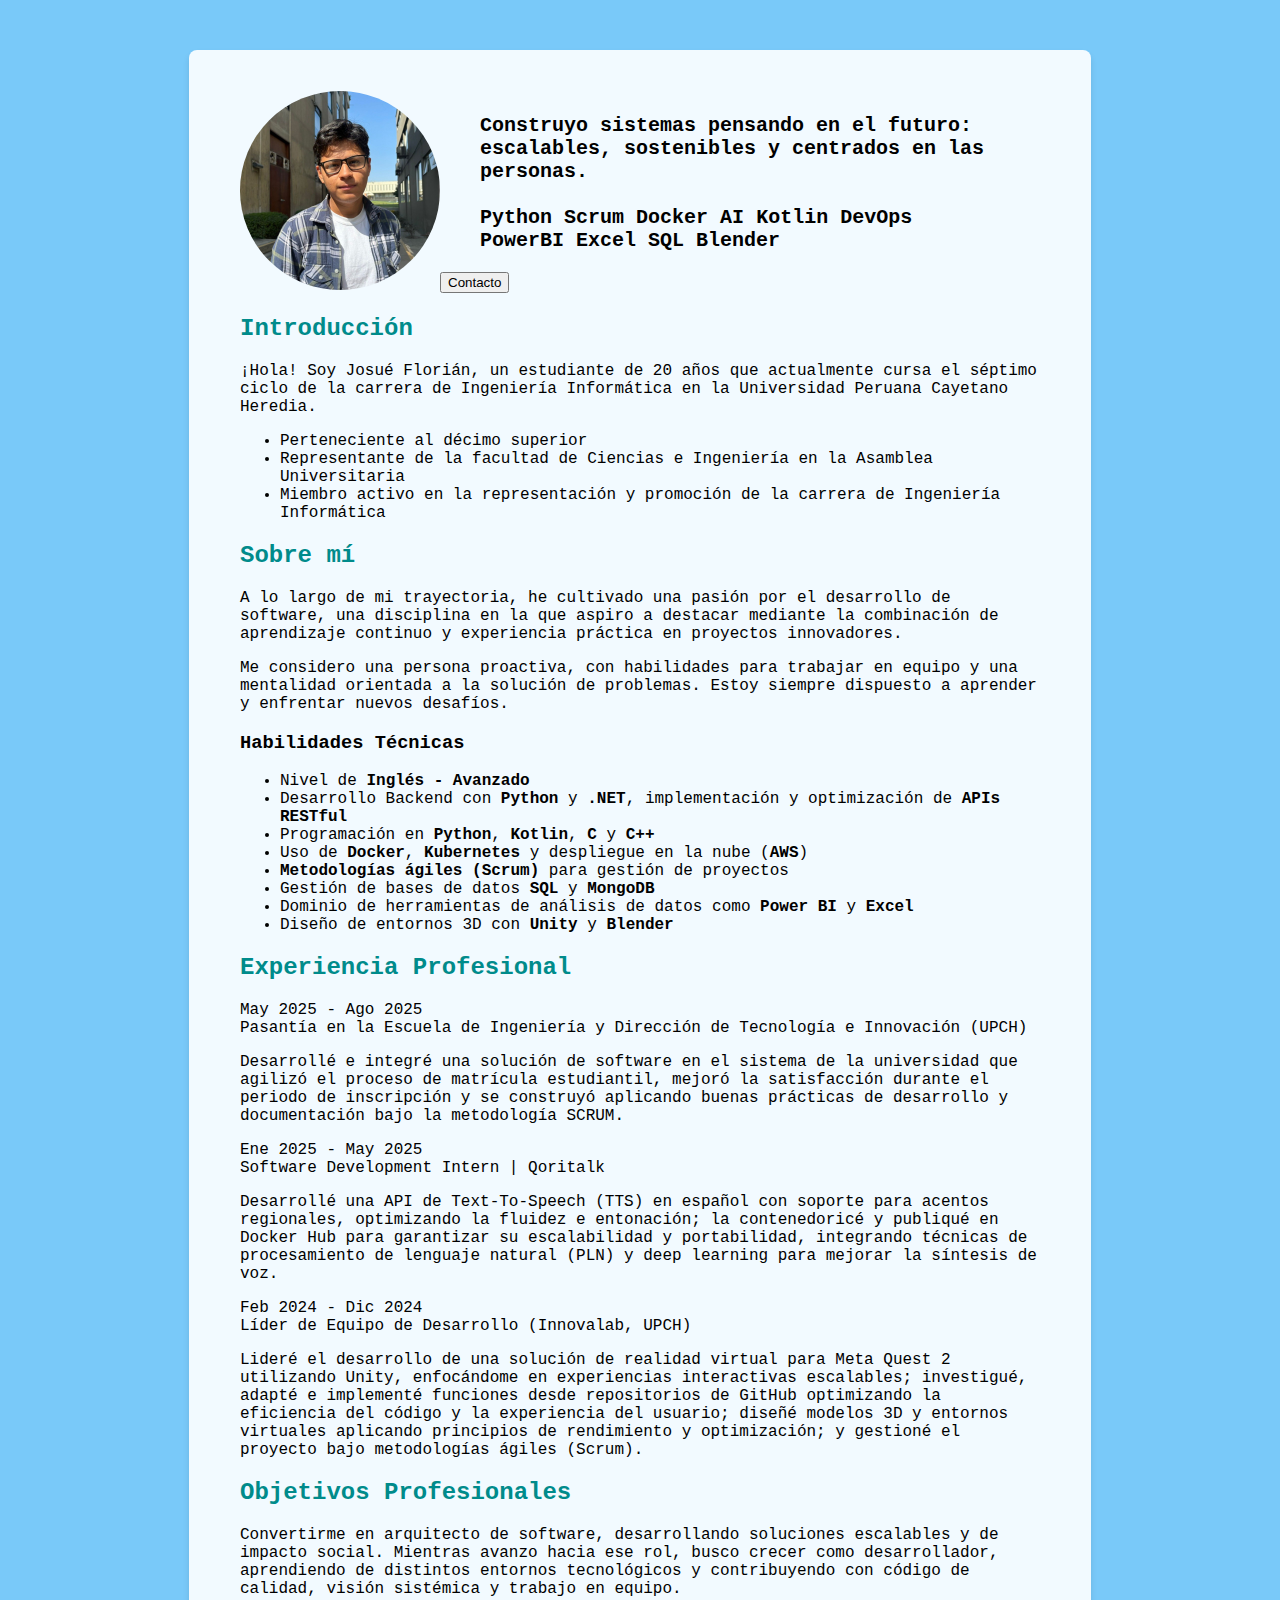
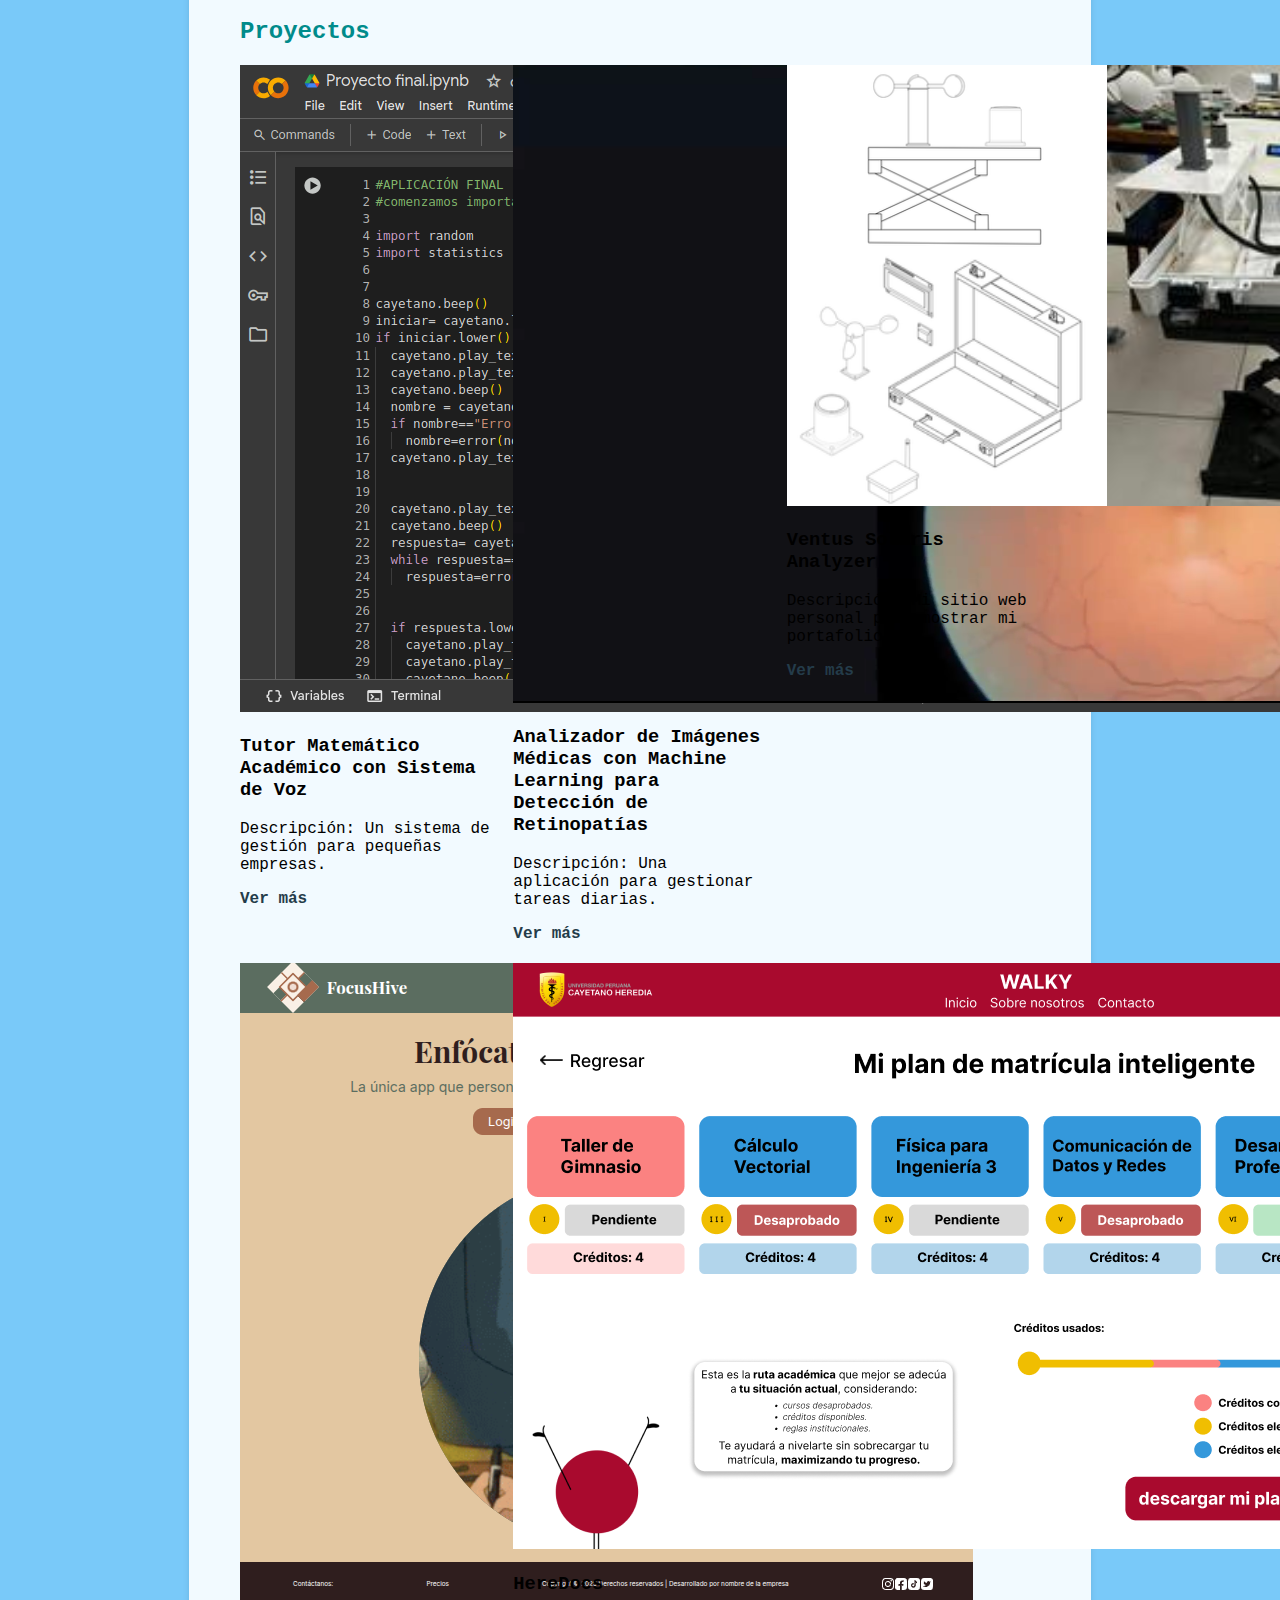
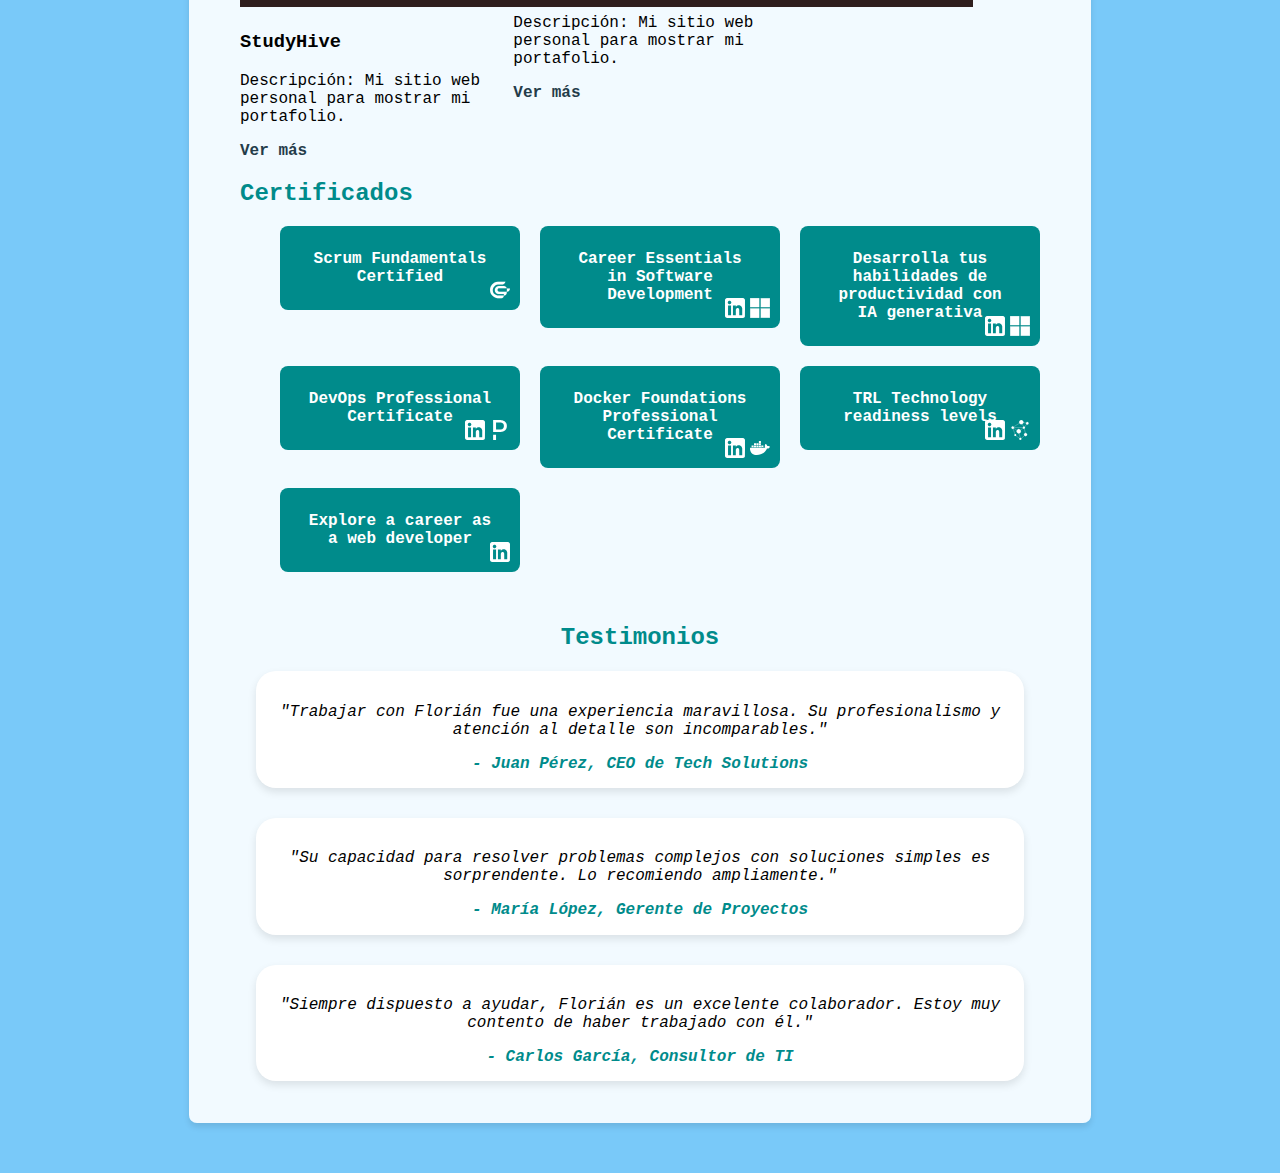
<file: index.html>
<!DOCTYPE html>
<html lang="es">

<head>
    <meta charset="UTF-8">
    <meta name="viewport" content="width=device-width, initial-scale=1.0">
    <title>Página de Florián</title>
    <link rel="stylesheet" href="css\styles.css">
    <link href="https://fonts.googleapis.com/css2?family=Roboto:wght@300;400;700&display=swap" rel="stylesheet">
</head>

<body>


    <main>
        <section class="intro">
        </section>

        <section class="motivational-section">
            <div class="photo-and-quote">
                <div class="photo-container">
                    <img id="my-photo" src="images/pfp.png" alt="Mi foto" class="personal-photo">
                </div>
                <div class="quote-container">
                    <blockquote class="motivational-quote">
                        Construyo sistemas pensando en el futuro: escalables, sostenibles y centrados en las personas.
                        <br>
                        <br>
                        <div class="skills-tags">
                            <span class="tag tag-python">Python</span>
                            <span class="tag tag-scrum">Scrum</span>
                            <span class="tag tag-docker">Docker</span>
                            <span class="tag tag-ai">AI</span>
                            <span class="tag tag-kotlin">Kotlin</span>
                            <span class="tag tag-devops">DevOps</span>
                            <span class="tag tag-powerbi">PowerBI</span>
                            <span class="tag tag-excel">Excel</span>
                            <span class="tag tag-sql">SQL</span>
                            <span class="tag tag-blender">Blender</span>
                        </div></blockquote>
                    <button onclick="window.location.href='contacto.html'">Contacto</button></div>
            </div>
        </section>

        <section class="intro">
            <h2>Introducción</h2>
            <p>¡Hola! Soy Josué Florián, un estudiante de 20 años que actualmente cursa el séptimo ciclo de la carrera de Ingeniería Informática en la Universidad Peruana Cayetano Heredia.</p>
            <ul>
                <li>Perteneciente al décimo superior</li>
                <li>Representante de la facultad de Ciencias e Ingeniería en la Asamblea Universitaria</li>
                <li>Miembro activo en la representación y promoción de la carrera de Ingeniería Informática</li>

        </section>

        <section class="sobre-mi">
            <h2>Sobre mí</h2>
            <p>A lo largo de mi trayectoria, he cultivado una pasión por el desarrollo de software, una disciplina en la que aspiro a destacar mediante la combinación de aprendizaje continuo y experiencia práctica en proyectos innovadores.</p>
            <p>Me considero una persona proactiva, con habilidades para trabajar en equipo y una mentalidad orientada a la solución de problemas. Estoy siempre dispuesto a aprender y enfrentar nuevos desafíos.</p>
            <div class="card">
            <div class="habilidades-tecnicas">
            <h3>Habilidades Técnicas</h3>
            <ul>
                <li>Nivel de  <b>Inglés - Avanzado</b></li>
                <li>Desarrollo Backend con <b>Python</b> y <b>.NET</b>, implementación y optimización de <b>APIs RESTful</b></li>
                <li>Programación en <b>Python</b>, <b>Kotlin</b>, <b>C</b> y <b>C++</b></li>
                <li>Uso de <b>Docker</b>, <b>Kubernetes</b> y despliegue en la nube (<b>AWS</b>)</li>
                <li><b>Metodologías ágiles (Scrum)</b> para gestión de proyectos</li>
                <li>Gestión de bases de datos <b>SQL</b> y <b>MongoDB</b></li>
                <li>Dominio de herramientas de análisis de datos como <b>Power BI</b> y <b>Excel</b></li>
                <li>Diseño de entornos 3D con <b>Unity</b> y <b>Blender</b></li>
            </ul>
            </div>
            </div>
        </section>

        <section id="experiencia-laboral">
  <h2>Experiencia Profesional</h2>

<div class="timeline">
  <div class="timeline__event animated fadeInUp delay-3s timeline__event--type1">
    <div class="timeline__event__icon">
      <i class="lni-graduation"></i>
      <div class="timeline__event__date">
       May 2025 - Ago 2025 
      </div>
    </div>
    <div class="timeline__event__content">
      <div class="timeline__event__title">
        Pasantía en la Escuela de Ingeniería y Dirección de Tecnología e Innovación (UPCH)
      </div>
      <div class="timeline__event__description">
        <p>Desarrollé e integré una solución de software en el sistema de la universidad que agilizó el proceso de matrícula estudiantil, mejoró la satisfacción durante el periodo de inscripción y se construyó aplicando buenas prácticas de desarrollo y documentación bajo la metodología SCRUM.</p>
      </div>
    </div>
  </div>

  <div class="timeline__event animated fadeInUp delay-2s timeline__event--type2">
    <div class="timeline__event__icon">
      <i class="lni-code"></i>
      <div class="timeline__event__date">
         Ene 2025 - May 2025
      </div>
    </div>
    <div class="timeline__event__content">
      <div class="timeline__event__title">
        Software Development Intern | Qoritalk 
      </div>
      <div class="timeline__event__description">
        <p>Desarrollé una API de Text-To-Speech (TTS) en español con soporte para acentos regionales, optimizando la fluidez e entonación; la contenedoricé y publiqué en Docker Hub para garantizar su escalabilidad y portabilidad, integrando técnicas de procesamiento de lenguaje natural (PLN) y deep learning para mejorar la síntesis de voz.</p>
      </div>
    </div>
  </div>

  <div class="timeline__event animated fadeInUp delay-1s timeline__event--type3">
    <div class="timeline__event__icon">
      <i class="lni-briefcase"></i>
      <div class="timeline__event__date">
        Feb 2024 - Dic 2024
      </div>
    </div>
    <div class="timeline__event__content">
      <div class="timeline__event__title">
        Líder de Equipo de Desarrollo (Innovalab, UPCH)
      </div>
      <div class="timeline__event__description">
        <p>Lideré el desarrollo de una solución de realidad virtual para Meta Quest 2 utilizando Unity, enfocándome en experiencias interactivas escalables; investigué, adapté e implementé funciones desde repositorios de GitHub optimizando la eficiencia del código y la experiencia del usuario; diseñé modelos 3D y entornos virtuales aplicando principios de rendimiento y optimización; y gestioné el proyecto bajo metodologías ágiles (Scrum).
        </p>
      </div>
    </div>
  </div>
</div>



        <section class="objetivos">
            <h2>Objetivos Profesionales</h2>
            <p>Convertirme en arquitecto de software, desarrollando soluciones escalables y de impacto social. Mientras avanzo hacia ese rol, busco crecer como desarrollador, aprendiendo de distintos entornos tecnológicos y contribuyendo con código de calidad, visión sistémica y trabajo en equipo.
            </p>
        </section>


        <div id="customAlert" class="modal">
  <div class="modal-content">
    <img id="modalImage" alt="Certificado" />
    <button id="closeModal" class="close-button">X</button>
  </div>
</div>




        <div id="project" class="project-modal">
            <div class="project-modal-content">
                <div id="project-content" class="modal-content">
                    <h3>Proyecto 1: Tutor Matemático Académico con Sistema de Voz</h3>
                    <div class="descripction_and_colaborators">
                        <div class="project-image_and_description">
                            <img src="images/tutor-matematico.png" alt="Josué Florián" class="project-photo">
                            <p id="project-description">
                                Descripción: Desarrollo de un tutor interactivo que asiste a niños en el aprendizaje de
                                matemáticas mediante preguntas y respuestas por voz, haciendo el proceso más amigable y
                                didáctico. Utiliza Python junto con la librería SoundHelper para ofrecer una experiencia
                                auditiva dinámica.
                            </p>
                        </div>
                        <div id="collaborators" class="collaborators">
                            <h4>Colaboradores:</h4>
                            <ul style="display: flex; flex-direction: column; gap: 20px; list-style-type: none; padding: 0;">
                                <li>
                                    <div class="collaborator">
                                        <img src="images/pfp.png" alt="Josué Florián" class="collaborator-photo">
                                        <span>Josué Florián</span>
                                    </div>
                                </li>
                                <li>
                                    <div class="collaborator">
                                        <img src="images/romina.jpg" alt="Romina Pérez" class="collaborator-photo">
                                        <span>Romina Pérez</span>
                                    </div>
                                </li>
                                <li>
                                    <div class="collaborator">
                                        <img src="images/pfp.png" alt="Camilla Pacora" class="collaborator-photo">
                                        <span>Camilla Pacora</span>
                                    </div>
                                </li>
                            </ul>
                        </div>
                        <button id="closeprojectModal" class="close-button">Cerrar</button>
                    </div>
                </div>
            </div>
        </div>
        
<div id="project2" class="project-modal">
    <div class="project-modal-content">
        <div id="project-content" class="modal-content">
            <h3>Proyecto 2: Analizador con Machine Learning de Retinopatías</h3>
            <div class="descripction_and_colaborators">
                <div class="project-image_and_description">
                    <img src="images/retinopatia.png" alt="Josué Florián" class="project-photo" style="aspect-ratio: 1 / 1; object-fit: cover;"><p id="project-description">
                        Descripción: Desarrollo de un modelo de machine learning capaz de clasificar imágenes médicas
                        en casos positivos o negativos de retinopatías. El sistema fue implementado en Python,
                        utilizando técnicas de inteligencia artificial y librerías de análisis de imágenes. Logramos
                        alcanzar una precisión del 90% y redactar un artículo académico sobre el proyecto.
                    </p>
                </div>
                <div id="collaborators" class="collaborators">
                    <h4>Colaboradores:</h4>
                    <ul style="display: flex; flex-direction: column; gap: 20px; list-style-type: none; padding: 0;">
                        <li>
                            <div class="collaborator">
                                <img src="images/nilson.png" alt="José Cueva" class="collaborator-photo">
                                <span>José Cueva</span>
                            </div>
                        </li>
                        <li>
                            <div class="collaborator">
                                <img src="images/bruno.png" alt="Bruno Gavidia" class="collaborator-photo">
                                <span>Bruno Gavidia</span>
                            </div>
                        </li>
                        <li>
                            <div class="collaborator">
                                <img src="images/arny.jpeg" alt="Arny Salazar" class="collaborator-photo">
                                <span>Arny Salazar</span>
                            </div>
                        </li>
                        <li>
                            <div class="collaborator">
                                <img src="images/jara.png" alt="Edwin Jara" class="collaborator-photo">
                                <span>Edwin Jara</span>
                            </div>
                        </li>
                        <li>
                            <div class="collaborator">
                                <img src="images/pfp.png" alt="Josué Florián" class="collaborator-photo">
                                <span>Josué Florián</span>
                            </div>
                        </li>
                    </ul>
                </div>
                <button id="closeprojectModal" class="close-button">Cerrar</button>
            </div>
        </div>
    </div>
</div>



        <div id="project3" class="project-modal">
    <div class="project-modal-content">
        <div id="project-content" class="modal-content">
            <h3>Proyecto 3: VentusSolaris Analyzer</h3>
            <div class="descripction_and_colaborators">
                <div class="project-image_and_description">
                    <img src="images/ventus.png" alt="Josué Florián" class="project-photo">
                    <p id="project-description">
                        Descripción: Proyecto interdisciplinario enfocado en la medición de irradiancia solar y velocidad del viento mediante módulos sensores conectados a dispositivos IoT. El sistema recopila datos en distintos puntos de una zona para evaluar la viabilidad de instalar generadores eléctricos. Se utilizó comunicación por ondas de radio, dispositivos ESP32 y una plataforma web para visualizar informes técnicos de viabilidad. El sistema fue desplegado en zonas rurales y ha sido patentado.
                    </p>
                </div>
                <div id="collaborators" class="collaborators">
                    <h4>Colaboradores:</h4>
                    <ul style="display: flex; flex-direction: column; gap: 20px; list-style-type: none; padding: 0;">
                        <li>
                            <div class="collaborator">
                                <img src="images/cindy.jpeg" alt="Cindy Pérez" class="collaborator-photo">
                                <span>Cindy Pérez</span>
                            </div>
                        </li>
                        <li>
                            <div class="collaborator">
                                <img src="images/romina.jpg" alt="Romina Pérez" class="collaborator-photo">
                                <span>Romina Pérez</span>
                            </div>
                        </li>
                        <li>
                            <div class="collaborator">
                                <img src="images/pfp.png" alt="Maylin Vásquez" class="collaborator-photo">
                                <span>Maylin Vásquez</span>
                            </div>
                        </li>
                        <li>
                            <div class="collaborator">
                                <img src="images/jara.png" alt="Edwin Jara" class="collaborator-photo">
                                <span>Edwin Jara</span>
                            </div>
                        </li>
                        <li>
                            <div class="collaborator">
                                <img src="images/pfp.png" alt="Josué Florián" class="collaborator-photo">
                                <span>Josué Florián</span>
                            </div>
                        </li>
                    </ul>
                </div>
                <button id="closeprojectModal" class="close-button">Cerrar</button>
            </div>
        </div>
    </div>
</div>

    
        <div id="project5" class="project-modal">
    <div class="project-modal-content">
        <div id="project-content" class="modal-content">
            <h3>Proyecto 5: Studyhive</h3>
            <div class="descripction_and_colaborators">
                <div class="project-image_and_description">
                    <img src="images/focus.png" alt="Josué Florián" class="project-photo">
                    <p id="project-description">
                        Descripción: Plataforma educativa que adapta herramientas de estudio personalizadas según el estilo de aprendizaje del usuario, determinado mediante un formulario validado con respaldo científico. Ofrece motivación mediante música y frases inspiradoras, visualización del progreso comunitario, retos semanales y gamificación para aumentar la productividad. También permite un seguimiento detallado del tiempo de estudio total.
                        <br><br>
                        El proyecto fue presentado en concursos de innovación y emprendimiento, alcanzando la fase de semifinales gracias a su enfoque integral y personalizable en el estudio.
                    </p>
                </div>
                <div id="collaborators" class="collaborators">
                    <h4>Colaboradores:</h4>
                    <ul style="display: flex; flex-direction: column; gap: 20px; list-style-type: none; padding: 0;">
                        <li>
                            <div class="collaborator">
                                <img src="images/leily.png" alt="Leily Llanos" class="collaborator-photo">
                                <span>Leily Llanos</span>
                            </div>
                        </li>
                        <li>
                            <div class="collaborator">
                                <img src="images/bruno.png" alt="Bruno Gavidia" class="collaborator-photo">
                                <span>Bruno Gavidia</span>
                            </div>
                        </li>
                        <li>
                            <div class="collaborator">
                                <img src="images/nikolai.png" alt="Víctor Huarcaya" class="collaborator-photo">
                                <span>Víctor Huarcaya</span>
                            </div>
                        </li>
                        <li>
                            <div class="collaborator">
                                <img src="images/jara.png" alt="Edwin Jara" class="collaborator-photo">
                                <span>Edwin Jara</span>
                            </div>
                        </li>
                        <li>
                            <div class="collaborator">
                                <img src="images/pfp.png" alt="Josué Florián" class="collaborator-photo">
                                <span>Josué Florián</span>
                            </div>
                        </li>
                    </ul>
                </div>
                <button id="closeprojectModal" class="close-button">Cerrar</button>
            </div>
        </div>
    </div>
</div>



      <div id="project6" class="project-modal">
    <div class="project-modal-content">
        <div id="project-content" class="modal-content">
            <h3>Proyecto 6: HereDocs</h3>
            <div class="descripction_and_colaborators">
                <div class="project-image_and_description">
                    <img src="images/heredocs.png" alt="Josué Florián" class="project-photo">
                    <p id="project-description">
                        Descripción: Plataforma web desarrollada como parte de una pasantía en la Escuela de Ingeniería, diseñada para asistir a estudiantes universitarios en el proceso de matrícula. Permite buscar rápidamente los sílabos de los cursos del siguiente ciclo académico y genera un plan de estudios personalizado considerando cursos pendientes, requisitos y restricciones curriculares institucionales. Su objetivo es optimizar la planificación académica individual y reducir errores durante la matrícula.
                        <br><br>
 Se integró exitosamente al sistema de la universidad, generando una mejora significativa en la experiencia estudiantil y aumentando el nivel de satisfacción con el proceso de matrícula.
                    </p>
                </div>
                <div id="collaborators" class="collaborators">
                    <h4>Colaboradores:</h4>
                    <ul style="display: flex; flex-direction: column; gap: 20px; list-style-type: none; padding: 0;">
                        <li>
                            <div class="collaborator">
                                <img src="images/herrera.jpg" alt="Jhunior Herrera" class="collaborator-photo">
                                <span>Jhunior Herrera</span>
                            </div>
                        </li>
                        <li>
                            <div class="collaborator">
                                <img src="images/pfp.png" alt="Josué Florián" class="collaborator-photo">
                                <span>Josué Florián</span>
                            </div>
                        </li>
                    </ul>
                </div>
                <button id="closeprojectModal" class="close-button">Cerrar</button>
            </div>
        </div>
    </div>
</div>



        
        <section class="projects-section">
            <h2>Proyectos</h2>
            <div class="projects-container">
                <div class="project">
                    <img src="images/tutor-matematico.png" alt="Josué Florián" class="project-photo">
                    <h3>Tutor Matemático Académico con Sistema de Voz</h3>
                    <p>Descripción: Un sistema de gestión para pequeñas empresas.</p>
                    <a class="custom-link" onclick="showProjectModal()">Ver más</a>
                </div>
                <div class="project">
                    <img src="images/retinopatia.png" alt="Josué Florián" class="project-photo">
                    <h3>Analizador de Imágenes Médicas con Machine Learning para Detección de Retinopatías</h3>
                    <p>Descripción: Una aplicación para gestionar tareas diarias.</p>
                    <a class="custom-link" onclick="showProjectModal()">Ver más</a>
                </div>

                <div class="project">
                    <img src="images/ventus.png" alt="Josué Florián" class="project-photo">
                    <h3>Ventus Solaris Analyzer</h3>
                    <p>Descripción: Mi sitio web personal para mostrar mi portafolio.</p>
                    <a  class="custom-link" onclick="showProjectModal()">Ver más</a>
                </div>
                <div class="project">
                    <img src="images/focus.png" alt="Josué Florián" class="project-photo">
                    <h3>StudyHive</h3>
                    <p>Descripción: Mi sitio web personal para mostrar mi portafolio.</p>
                    <a class="custom-link" onclick="showProjectModal()">Ver más</a>
                </div>
                <div class="project">
                    <img src="images/heredocs.png" alt="Josué Florián" class="project-photo">
                    <h3>HereDocs</h3>
                    <p>Descripción: Mi sitio web personal para mostrar mi portafolio.</p>
                    <a class="custom-link" onclick="showProjectModal()">Ver más</a>
                </div>

            </div>
        </section>
        <section class="certificates-section">
            <h2>Certificados</h2>

            <ul class="certificates-list">
                <li onclick="showModal('https://drive.google.com/file/d/1lyUswn8S2XXyQw87LTI0BNKLs7fyru8M/view')">
                    <div class="certificate">Scrum Fundamentals Certified
                        <div class="logos">
                            <img src="images/certiprof.svg" alt="Logo 2">
                        </div>
                    </div>
                </li>

                <li id="Career_Essentials_Software_Dev"
                    onclick="showModal('https://media.licdn.com/dms/image/v2/D4E22AQHjLxhgPeJGYg/feedshare-shrink_1280/B4EZPcC5pkHEAk-/0/1734563568737?e=1756944000&v=beta&t=50Mc44ZXXtPwDT0t8P8ymM6MOO8sOLtg7TXJ0laQkbw')">
                    <div class="certificate">Career Essentials in Software Development
                        <div class="logos">
                            <img src="images/linkedin-white.svg" alt="Logo 1">
                            <img src="images/microsoft.svg" alt="Logo 2">
                        </div>
                    </div>
                </li>

                <li id="Productivity_IA_Microsoft_LinkedIn"
                    onclick="showModal('https://media.licdn.com/dms/image/v2/D4E22AQFocakpI8JVfw/feedshare-shrink_1280/feedshare-shrink_1280/0/1733762559242?e=1756944000&v=beta&t=kGGqPPxWdaEzpI2yRt64JVXa4kkGJmElMO0qWtn6IRI')">
                    <div class="certificate">Desarrolla tus habilidades de productividad con IA generativa
                        <div class="logos" >
                            <img src="images/linkedin-white.svg" alt="Logo 1">
                            <img src="images/microsoft.svg" alt="Logo 2">
                        </div>
                    </div>
                </li>

                <li id="DevOps_Professional_Certificate"
                    onclick="showModal('https://media.licdn.com/dms/image/v2/D4E22AQEgciRLgwNeWg/feedshare-shrink_1280/B4EZQ.5zfuHkAk-/0/1736222128455?e=1756944000&v=beta&t=qq1DcEHvgdiP6H-M6Hf9v1WZaURUSBKUts6IdUhRLcE')">
                    <div class="certificate">DevOps Professional Certificate
                        <div class="logos">
                            <img src="images/linkedin-white.svg" alt="Logo 1">
                            <img src="images/pagerduty.svg" alt="Logo 2">
                        </div>
                    </div>
                </li>

                <li id="Docker_Foundations_Certificate"
                    onclick="showModal('https://media.licdn.com/dms/image/v2/D4E22AQGZdyVtJN0-vA/feedshare-shrink_1280/B4EZPHjUjSHEAo-/0/1734219745746?e=1756944000&v=beta&t=3xcMLx1Aoe847-sbKKL-piVhv9d6tpsb8AGj5va0bGM')">
                    <div class="certificate">Docker Foundations Professional Certificate
                        <div class="logos">
                            <img src="images/linkedin-white.svg" alt="Logo 1">
                            <img src="images/docker.svg" alt="Logo 2">
                        </div>
                    </div>
                </li>

                <li id="TRL_Technology_Readiness"
                    onclick="showModal('https://drive.google.com/file/d/1Bsr8-wph0fhUqgp8aHEk1L-VN9sbYAv1/view')">
                    <div class="certificate">TRL Technology readiness levels
                        <div class="logos" >
                            <img src="images/linkedin-white.svg" alt="Logo 1">
                            <img src="images/concytec.svg" alt="Logo 2">
                        </div>
                    </div>
                </li>

                <li id="Explore_Career_Web_Developer"
                    onclick="showModal('https://media.licdn.com/dms/image/v2/D4E22AQHtEM1y5eNP_A/feedshare-shrink_1280/B4EZQ5w9OhGYAk-/0/1736135922869?e=1756944000&v=beta&t=3iL0POx68oZzyyFtvjKfM2R4eVEdFGicdXbrEAnIvBo')">
                    <div class="certificate">Explore a career as a web developer
                        <div class="logos" >
                            <img src="images/linkedin-white.svg" alt="Logo 1">
                        </div>
                    </div>
                </li>

            </ul>
            </div>
            </div>
        </section>



        <section class="testimonials-section">
            <h2>Testimonios</h2>
            <div class="testimonials-container">
                <div class="testimonial">
                    <p>"Trabajar con Florián fue una experiencia maravillosa. Su profesionalismo y atención al detalle
                        son incomparables."</p>
                    <span>- Juan Pérez, CEO de Tech Solutions</span>
                </div>
                <div class="testimonial">
                    <p>"Su capacidad para resolver problemas complejos con soluciones simples es sorprendente. Lo
                        recomiendo ampliamente."</p>
                    <span>- María López, Gerente de Proyectos</span>
                </div>
                <div class="testimonial">
                    <p>"Siempre dispuesto a ayudar, Florián es un excelente colaborador. Estoy muy contento de haber
                        trabajado con él."</p>
                    <span>- Carlos García, Consultor de TI</span>
                </div>
            </div>
        </section>
    </main>


    <div id="footer-container"></div>


    <script src="scripts.js"></script>

</body>

</html>
</file>
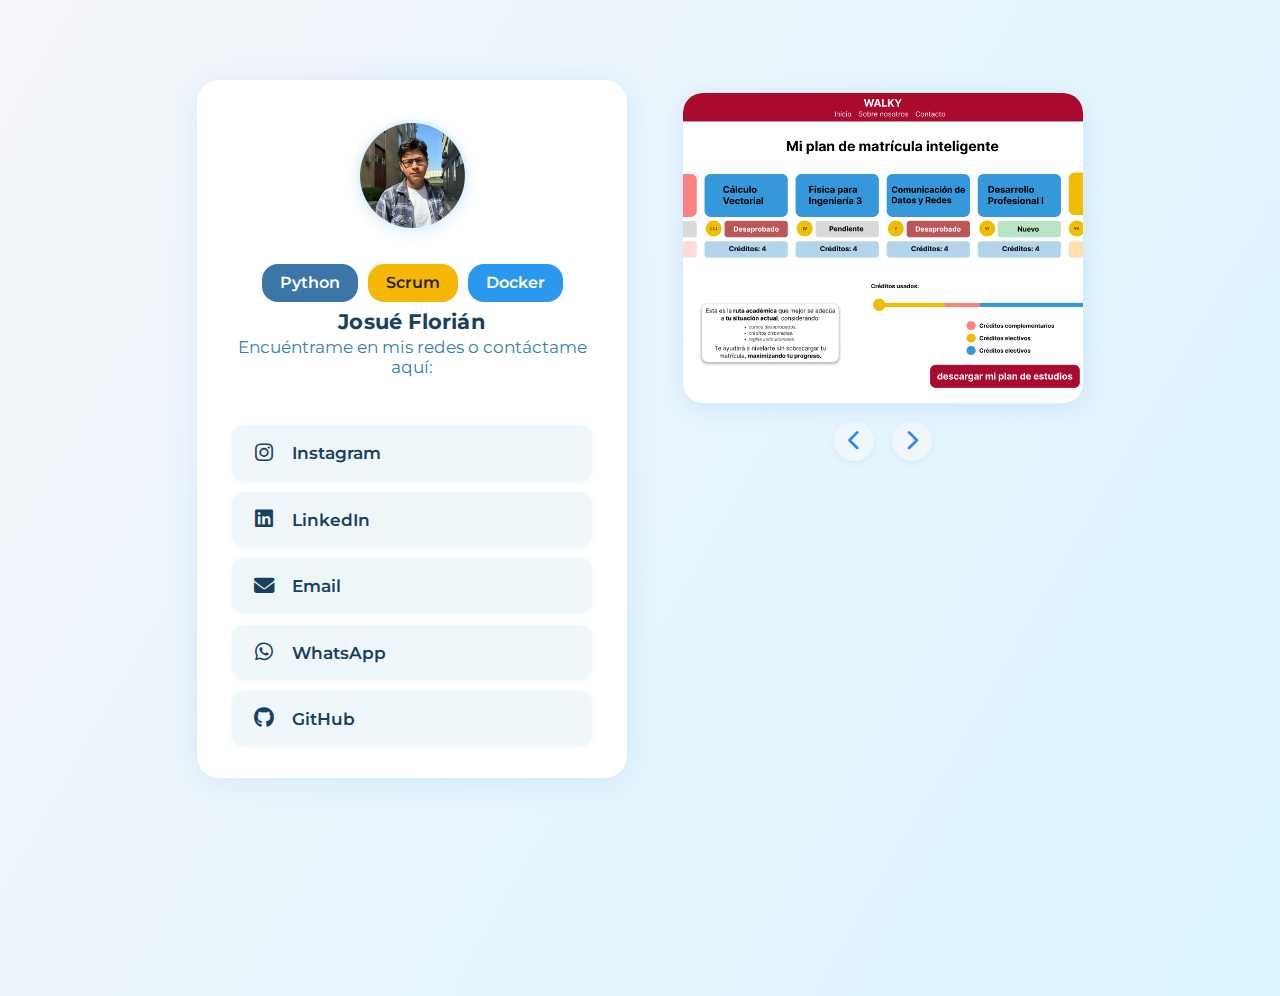
<file: contacto.html>
<!DOCTYPE html>
<html lang="es">
<head>
    <meta charset="UTF-8">
    <meta name="viewport" content="width=device-width, initial-scale=1.0">
    <title>Contacto - JF</title>
    <!-- Fuentes e íconos -->
    <link href="https://fonts.googleapis.com/css?family=Montserrat:400,700&display=swap" rel="stylesheet">
    <link rel="stylesheet" href="https://cdnjs.cloudflare.com/ajax/libs/font-awesome/6.4.2/css/all.min.css">
    <style>
    body {
        min-height: 100vh;
        background: linear-gradient(120deg, #f5f6fa 0%, #dbf4ff 100%);
        display: flex;
        align-items: center;
        justify-content: center;
        font-family: 'Montserrat', Arial, sans-serif;
    }
    .main-flex-container {
        display: flex;
        justify-content: center;
        align-items: flex-start;
        gap: 3.5rem;
        min-height: 100vh;
        padding: 2.5rem 1rem;
    }
    /* ========== TREELINK/PROFILE ========== */
    .treelink-container {
        background: #fff;
        border-radius: 22px;
        box-shadow: 0 4px 32px rgba(45,137,239,0.12);
        padding: 2.5rem 2.2rem 2rem 2.2rem;
        max-width: 360px;
        width: 100%;
        display: flex;
        flex-direction: column;
        align-items: center;
        margin: 2rem 0;
        transition: box-shadow 0.2s;
    }
    .treelink-container:hover {
        box-shadow: 0 8px 44px rgba(45,137,239,0.18);
    }
    .treelink-photo img {
        border-radius: 50%;
        width: 105px;
        height: 105px;
        object-fit: cover;
        box-shadow: 0 3px 16px rgba(45,137,239,0.13);
        margin-bottom: 1.1rem;
        border: 3.5px solid #e1f5fe;
        background: #f7fafd;
        transition: transform 0.2s;
    }
    .treelink-photo img:hover {
        transform: scale(1.07);
    }
    .treelink-title {
        font-size: 1.34rem;
        font-weight: 700;
        letter-spacing: 0.2px;
        margin-bottom: 0.2rem;
        color: #184060;
        text-align: center;
    }
    .treelink-desc {
        font-size: 1.05rem;
        color: #337fae;
        margin-bottom: 1.4rem;
        text-align: center;
    }
    .treelink-links {
        display: flex;
        flex-direction: column;
        width: 100%;
        gap: 0.7rem;
        margin-top: 1.6rem;
    }
    .treelink-btn {
        display: flex;
        align-items: center;
        gap: 1.1rem;
        background: #f0f7fb;
        color: #184060;
        border: none;
        border-radius: 12px;
        padding: 1.07rem 1.3rem;
        font-size: 1.08rem;
        font-weight: 600;
        text-decoration: none;
        box-shadow: 0 1px 6px rgba(45,137,239,0.07);
        transition: background 0.2s, color 0.2s, transform 0.17s;
        cursor: pointer;
        outline: none;
    }
    .treelink-btn i {
        font-size: 1.28rem;
        min-width: 22px;
        text-align: center;
    }
    .treelink-btn:hover, .treelink-btn:focus {
        background: #008b8b;
        color: #fff;
        transform: translateY(-2px) scale(1.03);
        box-shadow: 0 4px 16px rgba(45,137,239,0.13);
    }

    /* ========== TAG CAROUSEL ========== */
    .tag-carousel-container {
        width: 100%;
        margin: 0.7rem 0 0.4rem 0;
        display: flex;
        justify-content: center;
    }
    .tag-carousel {
        display: flex;
        gap: 10px;
        overflow: hidden;
        justify-content: center;
        min-height: 38px;
        width: 95%;
        max-width: 370px;
    }
    .tag {
        padding: 7px 18px;
        border-radius: 16px;
        font-size: 0.98em;
        font-weight: 600;
        color: #fff;
        background: #4a90e2;
        box-shadow: 0 2px 8px rgba(74,144,226,0.09);
        transition: transform 0.28s, box-shadow 0.28s, background 0.18s;
        cursor: default;
        user-select: none;
        opacity: 0.97;
        border: none;
        outline: none;
        animation: slideIn 0.7s;
        display: flex;
        align-items: center;
        gap: 0.7em;
    }
    /* Colores por skill */
    .tag-python   { background: #3572A5; }
    .tag-scrum    { background: #F7B500; color: #222;}
    .tag-docker   { background: #2496ED; }
    .tag-ai       { background: #8e44ad; }
    .tag-kotlin   { background: #F18E33; color: #222;}
    .tag-devops   { background: #2D9CDB; }
    .tag-powerbi  { background: #F2C811; color: #222;}
    .tag-excel    { background: #217346; }
    .tag-sql      { background: #e67e22; }
    .tag-blender  { background: #F5792A; }

    @keyframes slideIn {
        from { opacity: 0; transform: translateY(22px);}
        to { opacity: 1; transform: translateY(0);}
    }

    /* ========== CAROUSEL SHOWCASE ========== */
    .showcase-carousel {
        width: 400px;
        max-width: 97vw;
        position: relative;
        display: flex;
        flex-direction: column;
        align-items: center;
        top: 5vh;
    }
    .carousel-images {
        width: 100%;
        overflow: hidden;
        border-radius: 20px;
        box-shadow: 0 4px 24px rgba(45,137,239,0.14);
        position: relative;
        height: 310px;
        background: #eaf5fc;
    }
    .carousel-track {
        display: flex;
        transition: transform 0.6s cubic-bezier(.83,0,.17,1);
        height: 100%;
    }
    .carousel-item {
        min-width: 100%;
        height: 310px;
        position: relative;
        cursor: pointer;
        transition: transform 0.27s;
        overflow: hidden;
        display: flex;
        align-items: stretch;
    }
    .carousel-item img {
        width: 100%;
        height: 100%;
        object-fit: cover;
        display: block;
        transition: transform 0.5s cubic-bezier(.77,0,.18,1);
        border-radius: 18px;
    }
    .carousel-overlay {
        position: absolute;
        inset: 0;
        background: rgba(20,36,54,0);
        color: #fff;
        display: flex;
        align-items: center;
        justify-content: center;
        opacity: 0;
        pointer-events: none;
        transition: background 0.32s, opacity 0.32s;
    }
    .carousel-item:hover img {
        transform: scale(1.05) rotate(-1deg);
        filter: brightness(0.75) blur(1.5px);
    }
    .carousel-item:hover .carousel-overlay {
        background: rgba(24, 43, 74, 0.66);
        opacity: 1;
        pointer-events: all;
    }
    .carousel-text {
        text-align: center;
        padding: 1.1rem 0.7rem;
        animation: fadeInUp 0.57s;
        font-size: 1.05rem;
    }
    .carousel-text h3 {
        font-size: 1.2rem;
        margin-bottom: 0.55rem;
        letter-spacing: 1px;
    }
    .carousel-text p {
        font-size: 1.01rem;
        color: #eaf5fc;
    }
    @keyframes fadeInUp {
        from { opacity: 0; transform: translateY(24px);}
        to   { opacity: 1; transform: translateY(0);}
    }
    .carousel-controls {
        display: flex;
        justify-content: center;
        gap: 1.1rem;
        margin-top: 1.1rem;
    }
    .carousel-controls button {
        background: #f0f7fb;
        border: none;
        border-radius: 50%;
        color: #2d89ef;
        font-size: 1.3rem;
        width: 2.5rem;
        height: 2.5rem;
        box-shadow: 0 2px 6px rgba(45,137,239,0.10);
        cursor: pointer;
        transition: background 0.18s, color 0.2s;
    }
    .carousel-controls button:hover, .carousel-controls button:focus {
        background: #2d89ef;
        color: #fff;
    }
  
/* ========== 100% RESPONSIVE ========== */
@media (max-width: 900px) {
    .main-flex-container {
        flex-direction: column;
        gap: 2.2rem;
        align-items: center;
        padding: 1.2rem 0.5rem;
        min-height: unset;
    }
    .showcase-carousel {
        width: 98vw;
        max-width: 440px;
        margin-top: 0;
        margin-bottom: 1.5rem;
    }
    .carousel-images, .carousel-item {
        height: 200px;
    }
    .treelink-container {
        max-width: 98vw;
        min-width: 0;
        margin: 0 0 1.5rem 0;
    }
}

@media (max-width: 600px) {
    .main-flex-container {
        flex-direction: column;
        gap: 1.3rem;
        align-items: center;
        padding: 0.5rem 0.1rem;
    }
    .showcase-carousel {
        width: 80vw;
        max-width: 100vw;
        padding: 0 0.1rem;
        margin: 0 0 0.7rem 0;
    }
    .carousel-images, .carousel-item {
        height: 145px;
        border-radius: 10px;
    }
    .carousel-item img {
        border-radius: 10px;
    }
    .treelink-container {
        padding: 1.3rem 0.7rem 1.2rem 0.7rem;
        max-width: 99vw;
        margin: 0 0 1rem 0;
    }
    .tag-carousel {
        max-width: 96vw;
        gap: 7px;
    }
    .tag {
        padding: 6px 11px;
        font-size: 0.91em;
    }
    .treelink-title {
        font-size: 1.07rem;
    }
    .treelink-desc {
        font-size: 0.97rem;
        margin-bottom: 1rem;
    }
    .treelink-btn {
        font-size: 0.98rem;
        padding: 0.7rem 0.7rem;
    }
}
    </style>
</head>
<body>
<div class="main-flex-container">

    <!-- Perfil + tags + redes -->
    <div class="treelink-container">
        <div class="treelink-photo">
            <img src="images/pfp.png" alt="Foto de perfil">
        </div>

        <!-- Tag carousel animado -->
        <div class="tag-carousel-container">
            <div class="tag-carousel">
                <span class="tag tag-python">Python</span>
                <span class="tag tag-scrum">Scrum</span>
                <span class="tag tag-docker">Docker</span>
                <span class="tag tag-ai">AI</span>
                <span class="tag tag-kotlin">Kotlin</span>
                <span class="tag tag-devops">DevOps</span>
                <span class="tag tag-powerbi">Power BI</span>
                <span class="tag tag-excel">Excel</span>
                <span class="tag tag-sql">SQL</span>
                <span class="tag tag-blender">Blender</span>
            </div>
        </div>

        <div class="treelink-title">Josué Florián</div>
        <div class="treelink-desc">Encuéntrame en mis redes o contáctame aquí:</div>
        <div class="treelink-links">
            <a href="https://www.instagram.com/florianjosue.jpg/?igsh=NmJ4cTZ6M2xvMWZz" target="_blank" class="treelink-btn">
                <i class="fab fa-instagram"></i>
                Instagram
            </a>
            <a href="https://www.linkedin.com/in/josue-floriann-b2029a27a/" target="_blank" class="treelink-btn">
                <i class="fab fa-linkedin"></i>
                LinkedIn
            </a>
            <a href="mailto:josue.florian@upch.pe" class="treelink-btn">
                <i class="fas fa-envelope"></i>
                Email
            </a>
            <a href="https://wa.me/51904376308" target="_blank" class="treelink-btn">
                <i class="fab fa-whatsapp"></i>
                WhatsApp
            </a>
            <a href="https://github.com/JosueFlorian17" target="_blank" class="treelink-btn">
                <i class="fab fa-github"></i>
                GitHub
            </a>
        </div>
    </div>

    <!-- Carrusel de proyectos -->
    <div class="showcase-carousel">
        <div class="carousel-images">
            <div class="carousel-track">
                <!-- Proyecto 1 -->
                <div class="carousel-item">
                    <img src="/images/heredocs.png" alt="Proyecto 1">
                    <div class="carousel-overlay">
                        <div class="carousel-text">
                            <h3>Web para ONG</h3>
                            <p>Landing page moderna y donaciones automáticas para una organización social.</p>
                        </div>
                    </div>
                </div>
                <!-- Proyecto 2 -->
                <div class="carousel-item">
                    <img src="images/focus.png" alt="Proyecto 2">
                    <div class="carousel-overlay">
                        <div class="carousel-text">
                            <h3>E-commerce React</h3>
                            <p>Tienda online con carrito, pagos y panel de administración.</p>
                        </div>
                    </div>
                </div>
                <!-- Proyecto 3 -->
                <div class="carousel-item">
                    <img src="/images/ventus.png" alt="Proyecto 3">
                    <div class="carousel-overlay">
                        <div class="carousel-text">
                            <h3>App Mobile</h3>
                            <p>Gestión de hábitos y recordatorios con notificaciones push.</p>
                        </div>
                    </div>
                </div>
                <!-- Puedes agregar más proyectos aquí -->
            </div>
        </div>
        <div class="carousel-controls">
            <button id="carouselPrev" aria-label="Anterior"><i class="fas fa-chevron-left"></i></button>
            <button id="carouselNext" aria-label="Siguiente"><i class="fas fa-chevron-right"></i></button>
        </div>
    </div>
</div>
<!-- Scripts: tag-carousel + carrusel proyectos -->
<script>
/* ==== TAG CAROUSEL ROTATION ==== */
const tagCarousel = document.querySelector('.tag-carousel');
const allTags = Array.from(tagCarousel.children);
let tagIndex = 0;
const visibleTags = 3;

function rotateTags() {
    tagCarousel.innerHTML = '';
    for (let i = 0; i < visibleTags; i++) {
        const tag = allTags[(tagIndex + i) % allTags.length].cloneNode(true);
        tag.style.animation = 'slideIn 0.65s';
        tagCarousel.appendChild(tag);
    }
    tagIndex = (tagIndex + 1) % allTags.length;
}
setInterval(rotateTags, 2100);
rotateTags();
/* ==== PROYECTOS CAROUSEL (AUTOMÁTICO) ==== */
const track = document.querySelector('.carousel-track');
const projectItems = Array.from(track.children);
let currentIdx = 0;

function updateCarousel() {
    track.style.transform = `translateX(-${currentIdx * 100}%)`;
}

function autoRotateCarousel() {
    currentIdx = (currentIdx + 1) % projectItems.length;
    updateCarousel();
}

document.getElementById('carouselPrev').onclick = () => {
    currentIdx = (currentIdx - 1 + projectItems.length) % projectItems.length;
    updateCarousel();
};
document.getElementById('carouselNext').onclick = () => {
    currentIdx = (currentIdx + 1) % projectItems.length;
    updateCarousel();
};

// Start automatic rotation
setInterval(autoRotateCarousel, 3000);

updateCarousel();
</script>
</body>
</html>
</file>
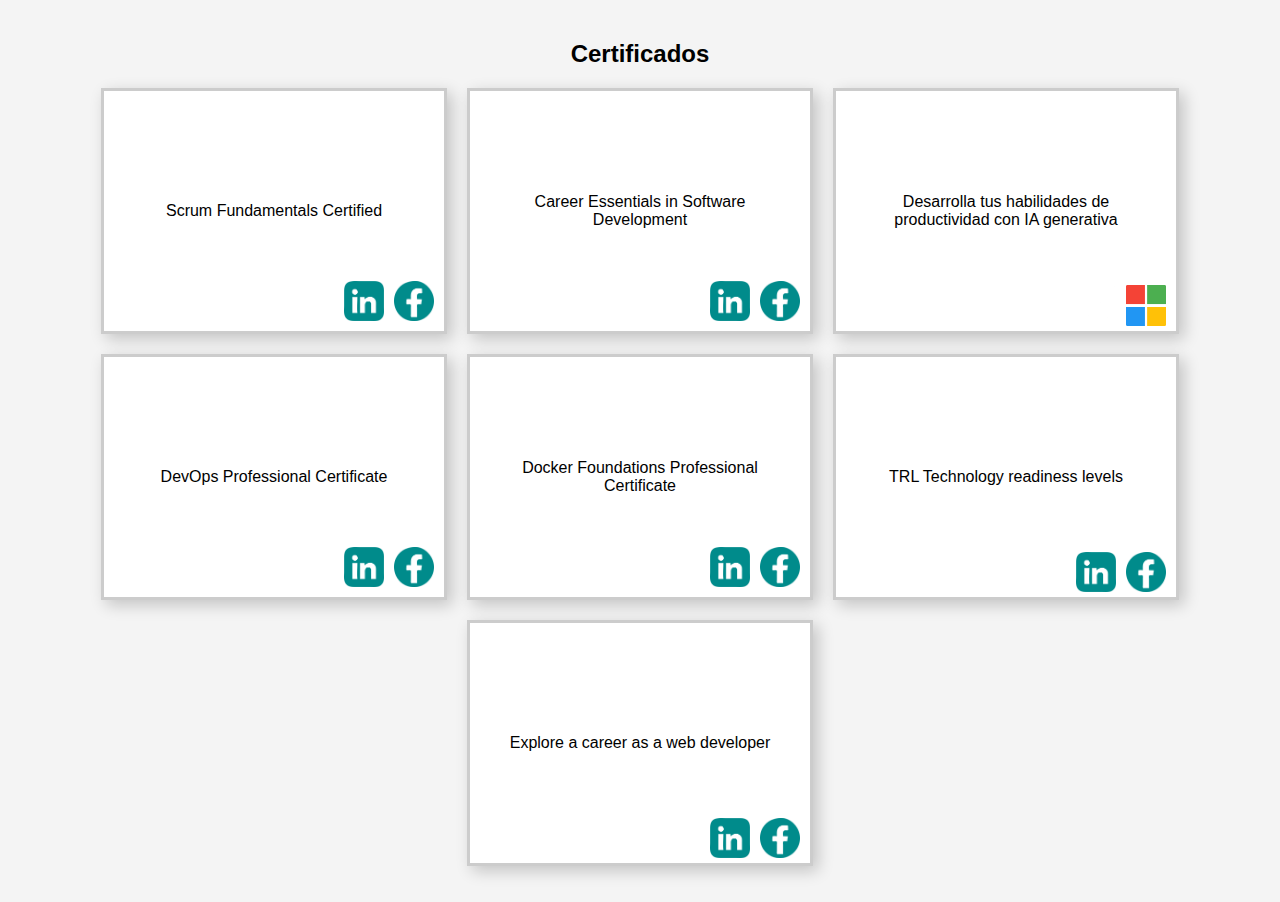
<file: ts.html>
<!DOCTYPE html>
<html lang="es">
<head>
  <meta charset="UTF-8">
  <meta name="viewport" content="width=device-width, initial-scale=1.0">
  <title>Certificados</title>
  <style>
    /* Estilos generales para la sección de certificados */
    body {
      font-family: Arial, sans-serif;
      background-color: #f4f4f4;
      margin: 0;
      padding: 0;
    }
    .certificates-section {
      text-align: center;
      padding: 20px;
    }
    .certificates-list {
      list-style: none;
      padding: 0;
      display: flex;
      flex-wrap: wrap;
      gap: 20px;
      justify-content: center;
    }
    .certificates-list li {
      cursor: pointer;
    }
    .certificate {
      width: 300px;
      height: 200px;
      background-color: #fff;
      border: 3px solid #ccc;
      box-shadow: 5px 5px 15px rgba(0,0,0,0.2);
      display: flex;
      flex-direction: column;
      justify-content: center;
      align-items: center;
      position: relative;
      padding: 20px;
      text-align: center;
    }
    .logos {
      position: absolute;
      bottom: 10px;
      right: 10px;
      display: flex;
      gap: 10px;
    }
    .logos img {
      width: 40px;
      height: auto;
    }

    /* Estilos para el modal */
    .modal {
      display: none;
      position: fixed;
      top: 0;
      left: 0;
      width: 100%;
      height: 100%;
      background: rgba(0,0,0,0.7);
      justify-content: center;
      align-items: center;
      z-index: 1000;
    }
    .modal-content {
      background: #fff;
      padding: 20px;
      border-radius: 10px;
      text-align: center;
      position: relative;
    }
    .close-button {
      margin-top: 10px;
      padding: 10px 20px;
      background-color: #007BFF;
      color: #fff;
      border: none;
      border-radius: 5px;
      cursor: pointer;
    }
  </style>
</head>
<body>
  <section class="certificates-section">
    <h2>Certificados</h2>
    <ul class="certificates-list">
      <!-- Cada <li> llama a showModal con el enlace correspondiente -->
      <li onclick="showModal('https://drive.google.com/file/d/1lyUswn8S2XXyQw87LTI0BNKLs7fyru8M/preview')">
        <div class="certificate">
          Scrum Fundamentals Certified
          <div class="logos">
            <img src="images/linkedin.png" alt="Logo 1">
            <img src="images/facebook.png" alt="Logo 2">
          </div>
        </div>
      </li>
      <li onclick="showModal('https://example.com/certificates/Career_Essentials_Software_Dev.pdf')">
        <div class="certificate">
          Career Essentials in Software Development
          <div class="logos">
            <img src="images/linkedin.png" alt="Logo 1">
            <img src="images/facebook.png" alt="Logo 2">
          </div>
        </div>
      </li>
      <li onclick="showModal('https://example.com/certificates/Productivity_IA_Microsoft_LinkedIn.pdf')">
        <div class="certificate">
          Desarrolla tus habilidades de productividad con IA generativa
          <div class="logos" style="bottom: 5px;">
            <img src="images/linkedin-white.png" alt="Logo 1">
            <img src="images/microsoft.png" alt="Logo 2">
          </div>
        </div>
      </li>
      <li onclick="showModal('https://example.com/certificates/DevOps_Professional_Certificate.pdf')">
        <div class="certificate">
          DevOps Professional Certificate
          <div class="logos">
            <img src="images/linkedin.png" alt="Logo 1">
            <img src="images/facebook.png" alt="Logo 2">
          </div>
        </div>
      </li>
      <li onclick="showModal('https://example.com/certificates/Docker_Foundations_Certificate.pdf')">
        <div class="certificate">
          Docker Foundations Professional Certificate
          <div class="logos">
            <img src="images/linkedin.png" alt="Logo 1">
            <img src="images/facebook.png" alt="Logo 2">
          </div>
        </div>
      </li>
      <li onclick="showModal('https://example.com/certificates/TRL_Technology_Readiness.pdf')">
        <div class="certificate">
          TRL Technology readiness levels
          <div class="logos" style="bottom: 5px;">
            <img src="images/linkedin.png" alt="Logo 1">
            <img src="images/facebook.png" alt="Logo 2">
          </div>
        </div>
      </li>
      <li onclick="showModal('https://example.com/certificates/Explore_Career_Web_Developer.pdf')">
        <div class="certificate">
          Explore a career as a web developer
          <div class="logos" style="bottom: 5px;">
            <img src="images/linkedin.png" alt="Logo 1">
            <img src="images/facebook.png" alt="Logo 2">
          </div>
        </div>
      </li>
    </ul>
  </section>

  <!-- Modal -->
  <div id="customAlert" class="modal">
    <div class="modal-content">
      <!-- El iframe mostrará el contenido según el enlace asignado -->
      <iframe id="modalIframe" src="" width="640" height="480" style="border-radius: 20px; border: none;" allow="autoplay"></iframe>
      <button id="closeModal" class="close-button">Cerrar</button>
    </div>
  </div>

  <script>
    function showModal(link) {
      // Asigna el enlace recibido al atributo src del iframe
      document.getElementById("modalIframe").src = link;
      // Muestra el modal cambiando su display a "flex"
      document.getElementById("customAlert").style.display = "flex";
      // Añade el evento para cerrar el modal al pulsar el botón
      document.getElementById("closeModal").addEventListener("click", closeModal);
    }

    function closeModal() {
      // Oculta el modal
      document.getElementById("customAlert").style.display = "none";
      // Limpia el src del iframe para detener el contenido si es necesario
      document.getElementById("modalIframe").src = "";
      // Remueve el event listener del botón para evitar múltiples asignaciones
      document.getElementById("closeModal").removeEventListener("click", closeModal);
    }
  </script>
</body>
</html>
</file>
